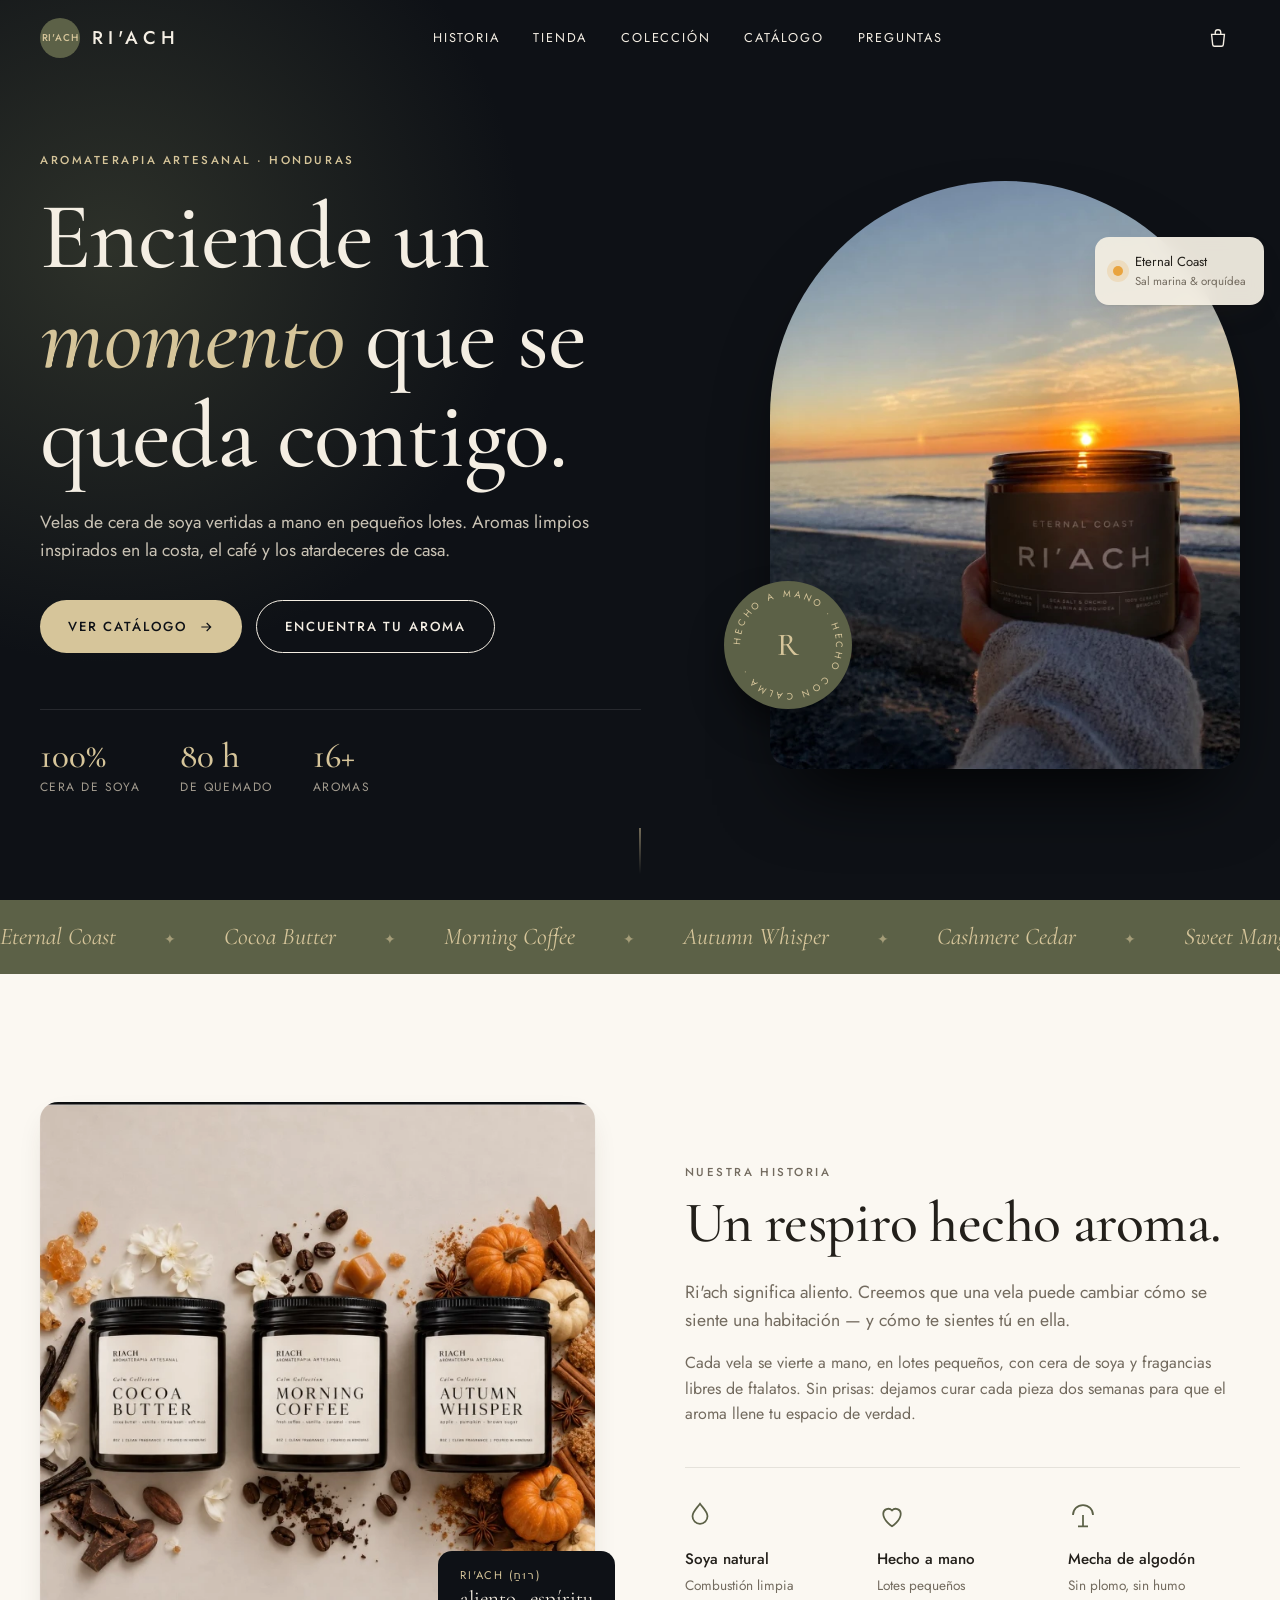
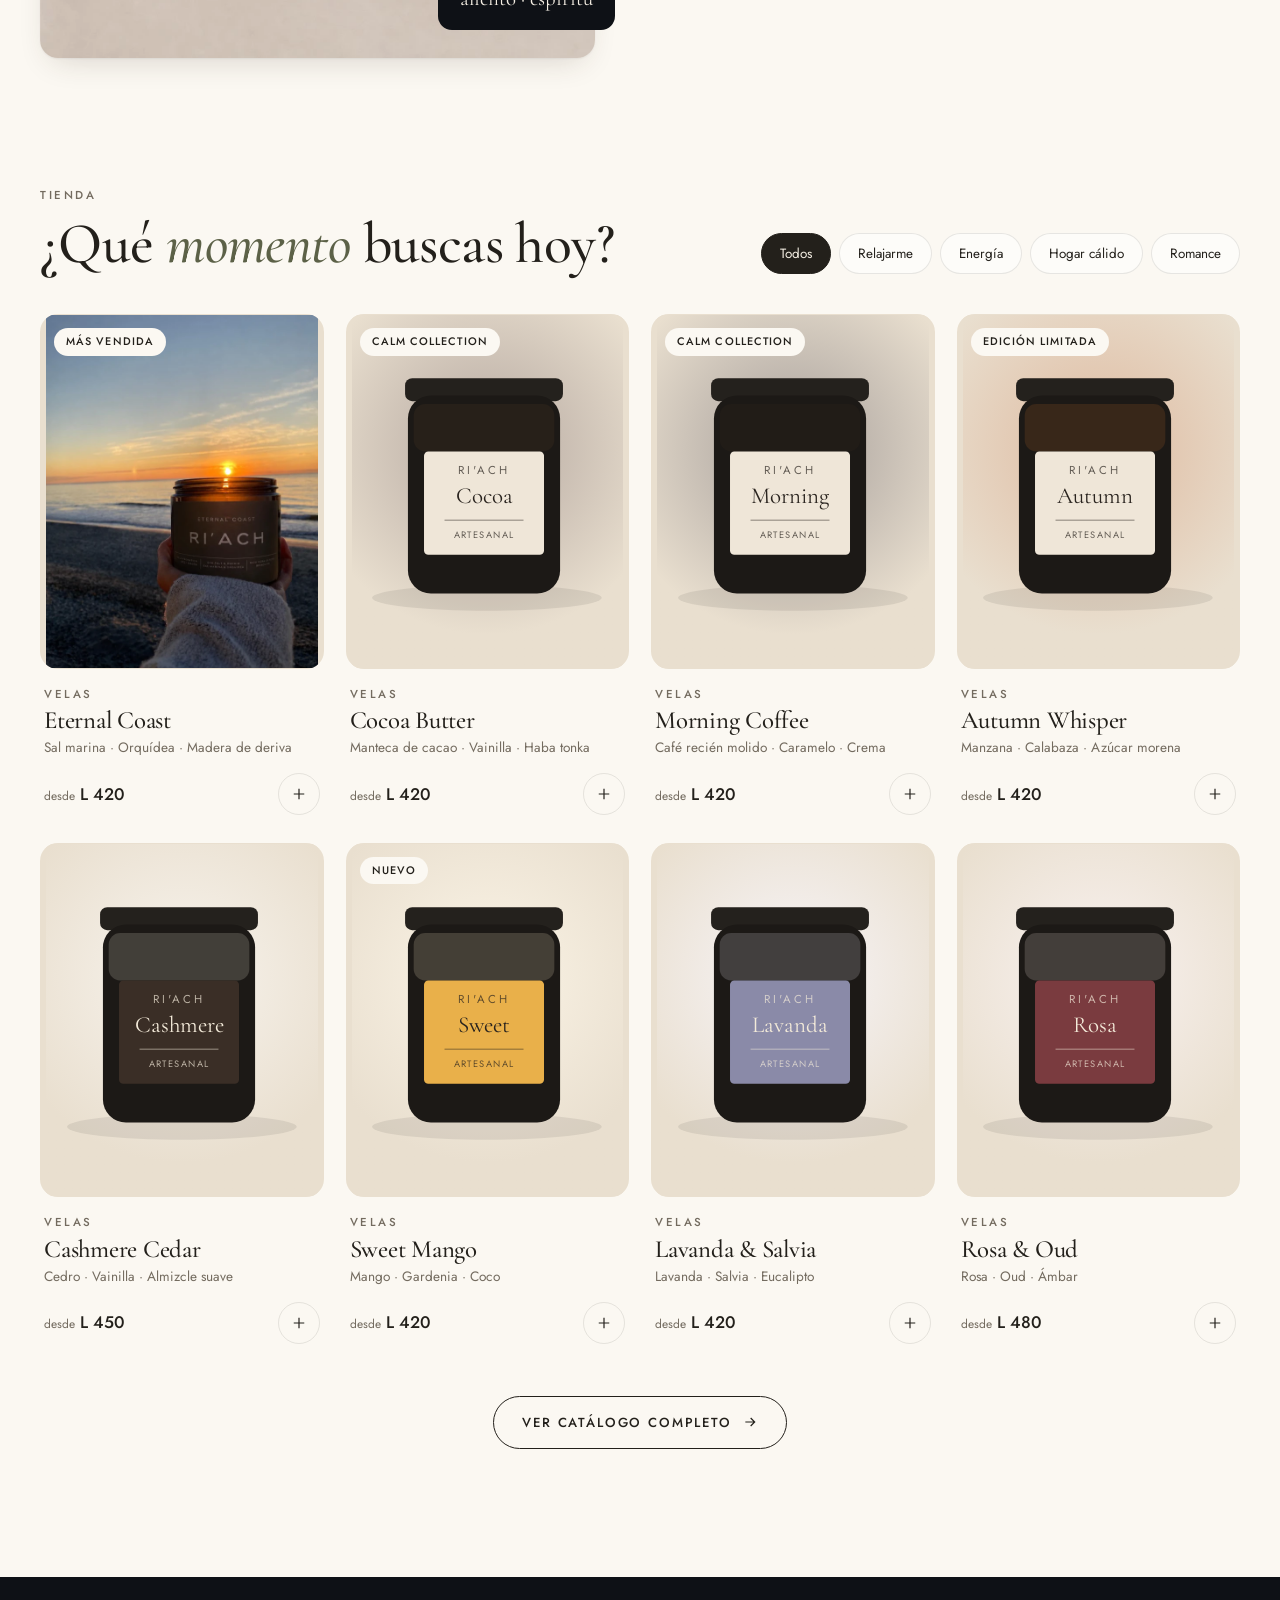
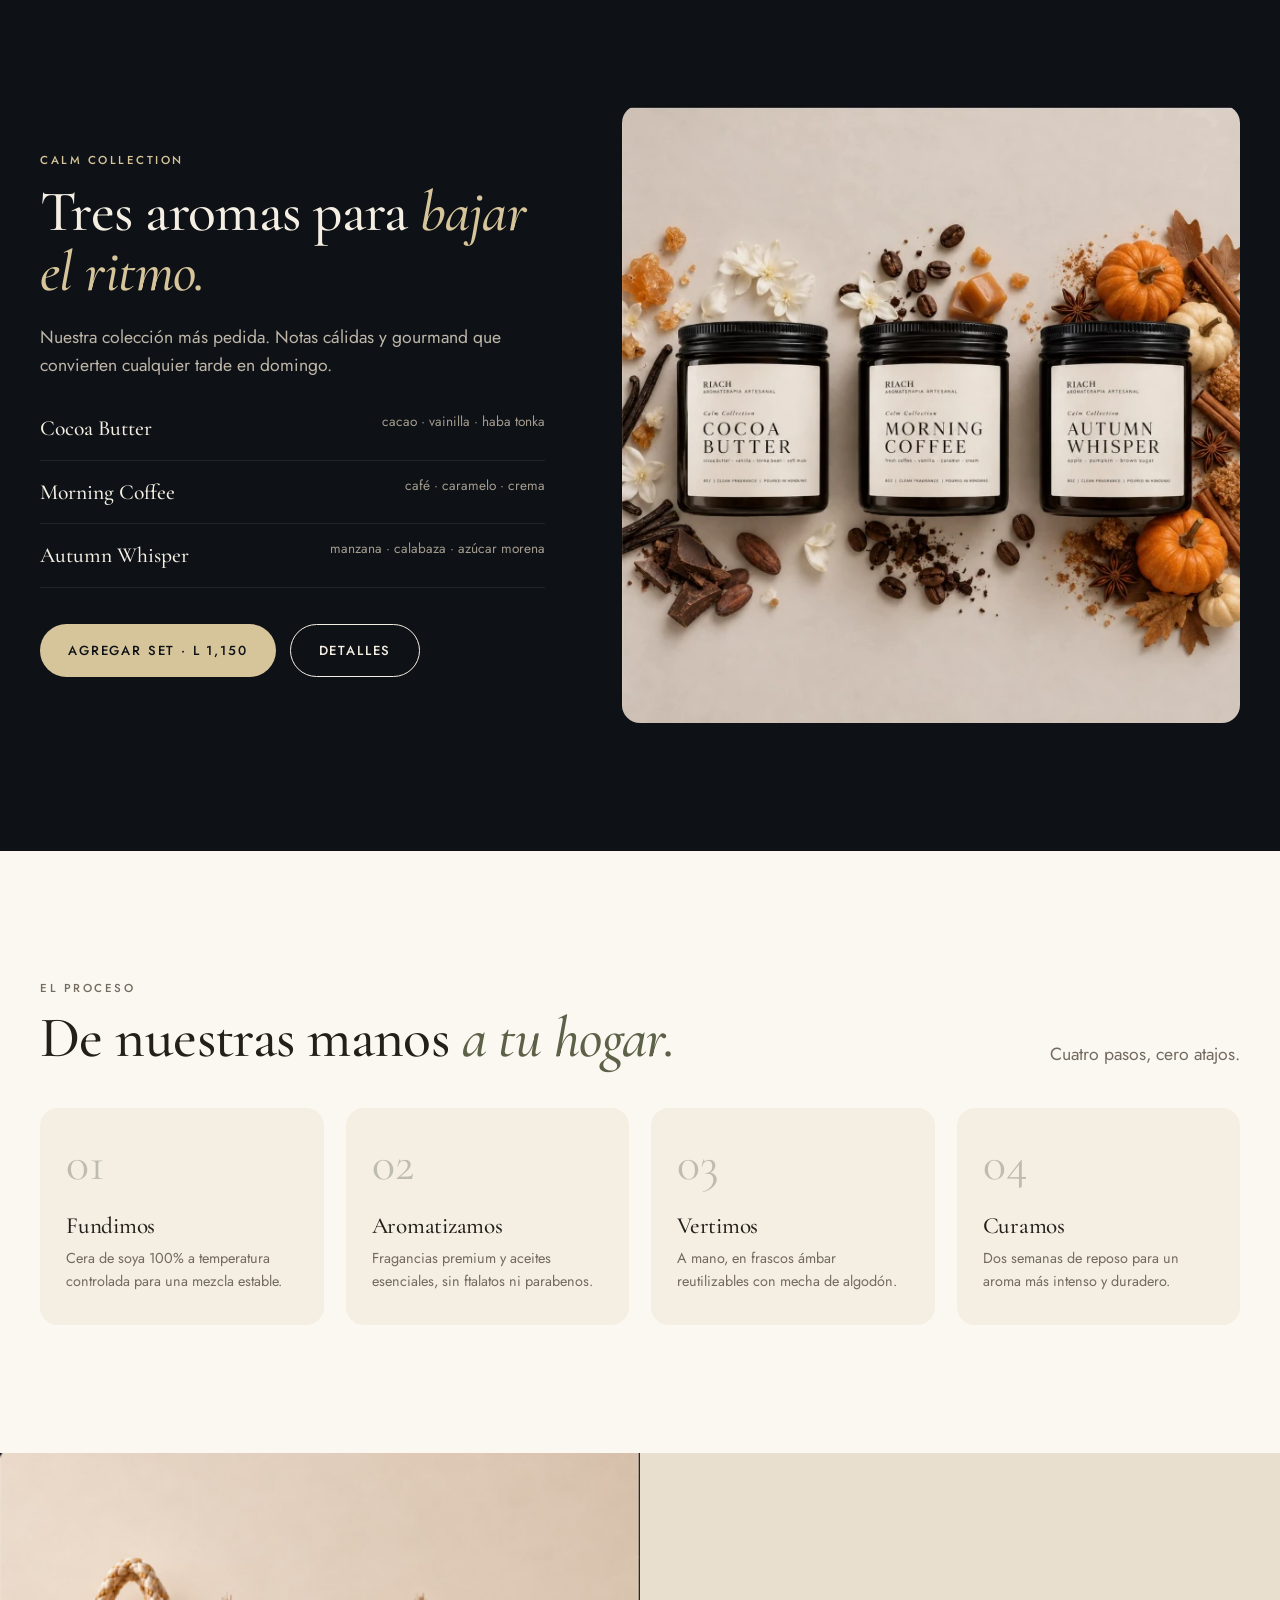
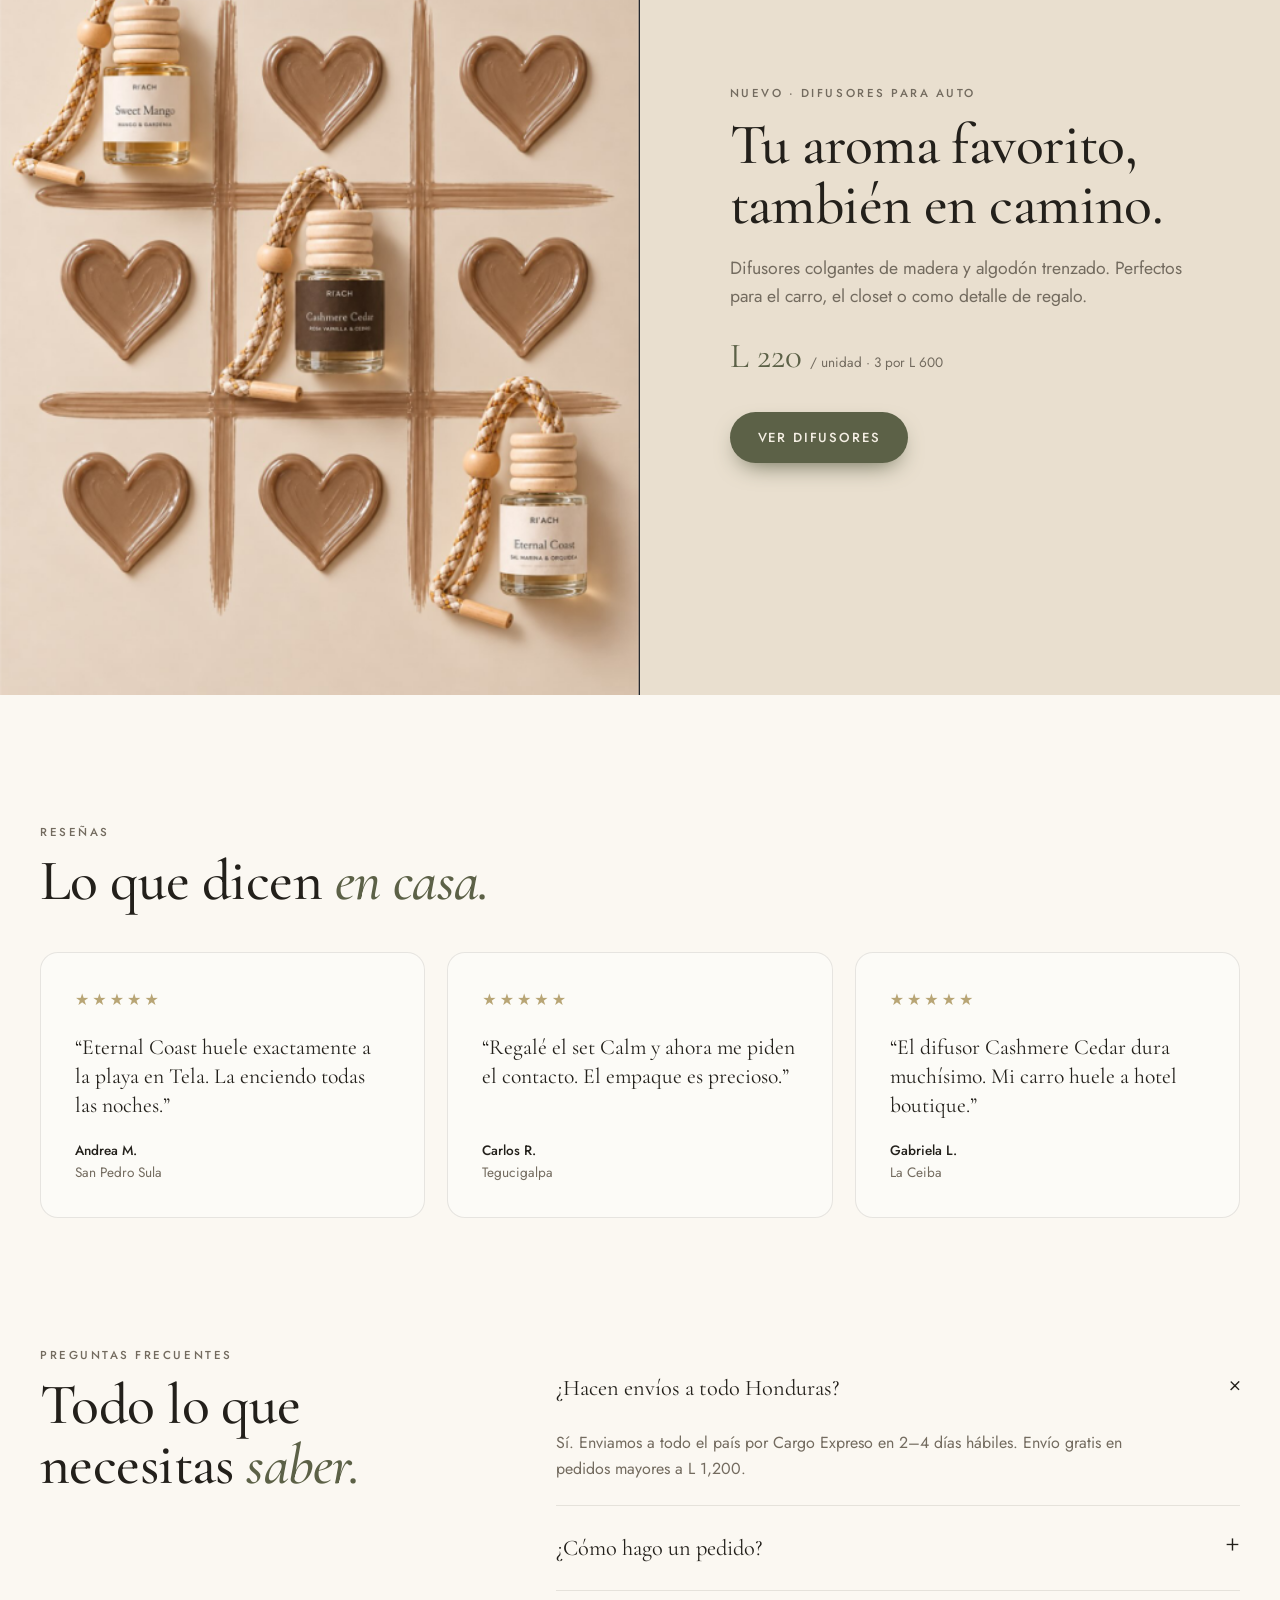
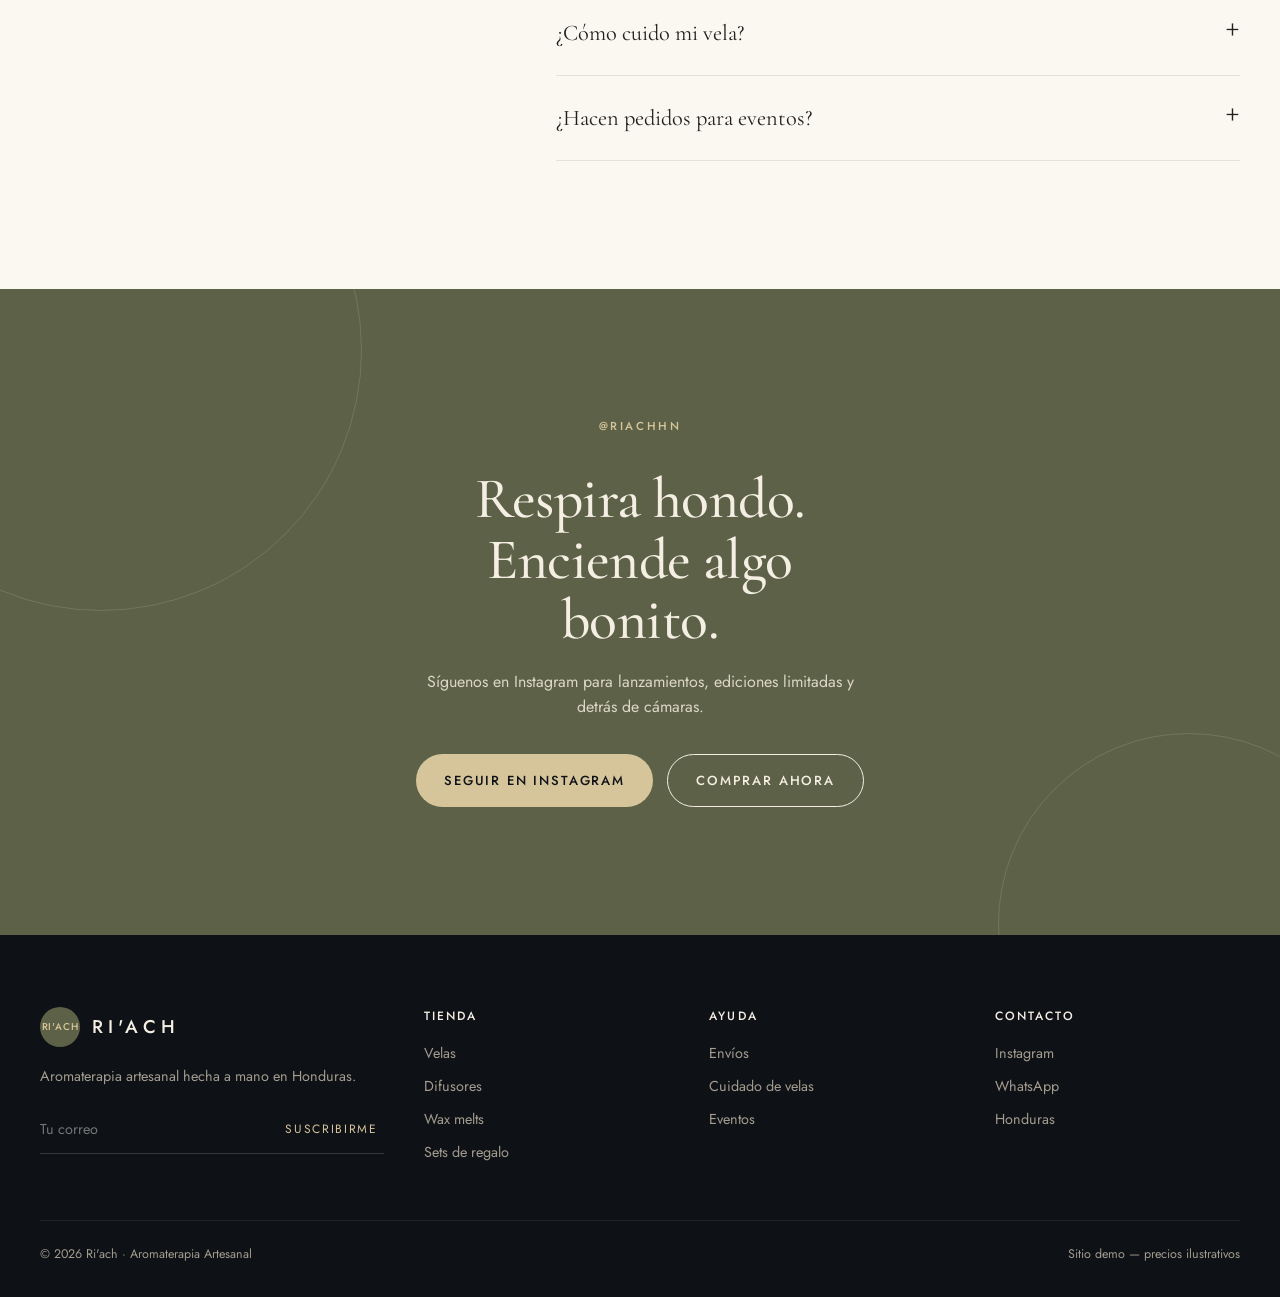
<file: index.html>
<!doctype html>
<html lang="es">
<head>
  <meta charset="utf-8">
  <meta name="viewport" content="width=device-width, initial-scale=1">
  <title>Ri'ach · Aromaterapia Artesanal</title>
  <meta name="description" content="Velas de soya, difusores y wax melts hechos a mano en Honduras. Aromaterapia artesanal Ri'ach.">
  <meta name="theme-color" content="#0e1116">
  <link rel="icon" href="assets/img/logo.png">
  <link rel="preconnect" href="https://fonts.googleapis.com">
  <link rel="preconnect" href="https://fonts.gstatic.com" crossorigin>
  <link href="https://fonts.googleapis.com/css2?family=Cormorant+Garamond:ital,wght@0,400;0,500;1,400;1,500&family=Jost:wght@300;400;500;600&display=swap" rel="stylesheet">
  <link rel="stylesheet" href="css/styles.css?v=2">
</head>
<body>

<header class="nav">
  <div class="wrap">
    <a href="index.html" class="brand" aria-label="Ri'ach inicio"><span class="brand-mark">RI'ACH</span><span class="brand-name">RI'ACH</span></a>
    <nav class="nav-links" aria-label="Principal">
      <a href="#historia">Historia</a>
      <a href="#tienda">Tienda</a>
      <a href="#coleccion">Colección</a>
      <a href="catalogo.html">Catálogo</a>
      <a href="#faq">Preguntas</a>
    </nav>
    <div class="nav-actions">
      <button class="icon-btn" data-cart aria-label="Abrir carrito">
        <svg viewBox="0 0 24 24"><path d="M5 8h14l-1.2 11.2a2 2 0 0 1-2 1.8H8.2a2 2 0 0 1-2-1.8L5 8Z"/><path d="M9 8V6a3 3 0 0 1 6 0v2"/></svg>
        <span class="cart-count" hidden>0</span>
      </button>
      <button class="icon-btn burger" aria-label="Menú" aria-expanded="false">
        <svg viewBox="0 0 24 24"><path d="M4 8h16M4 16h16"/></svg>
      </button>
    </div>
  </div>
</header>
<nav class="mobile-menu" aria-label="Móvil">
  <a href="#historia">Historia</a><a href="#tienda">Tienda</a><a href="#coleccion">Colección</a><a href="catalogo.html">Catálogo</a><a href="#faq">Preguntas</a>
</nav>

<main>
  <!-- Hero -->
  <section class="hero">
    <div class="wrap">
      <div>
        <p class="eyebrow reveal">Aromaterapia artesanal · Honduras</p>
        <h1 class="reveal">Enciende un <em>momento</em> que se queda contigo.</h1>
        <p class="lead reveal">Velas de cera de soya vertidas a mano en pequeños lotes. Aromas limpios inspirados en la costa, el café y los atardeceres de casa.</p>
        <div class="hero-cta reveal">
          <a href="catalogo.html" class="btn btn-gold">Ver catálogo
            <svg viewBox="0 0 24 24"><path d="M5 12h14M13 6l6 6-6 6"/></svg></a>
          <a href="#tienda" class="btn btn-ghost">Encuentra tu aroma</a>
        </div>
        <div class="hero-stats reveal">
          <div><strong>100%</strong><span>Cera de soya</span></div>
          <div><strong>80 h</strong><span>De quemado</span></div>
          <div><strong>16+</strong><span>Aromas</span></div>
        </div>
      </div>
      <div class="hero-visual reveal">
        <div class="photo"><img src="assets/img/hero-playa.webp" alt="Vela Ri'ach Eternal Coast frente al mar al atardecer"></div>
        <div class="seal" aria-hidden="true">
          <svg viewBox="0 0 128 128"><defs><path id="c" d="M64,64 m-48,0 a48,48 0 1,1 96,0 a48,48 0 1,1 -96,0"/></defs>
            <text><textPath href="#c">Hecho a mano · Hecho con calma · </textPath></text></svg>
          <b>R</b>
        </div>
        <div class="float-card"><span class="dot"></span><div>Eternal Coast<small>Sal marina & orquídea</small></div></div>
      </div>
    </div>
    <span class="scroll-hint" aria-hidden="true"></span>
  </section>

  <div class="marquee" aria-hidden="true">
    <div class="marquee-track">
      <span>Eternal Coast</span><span>Cocoa Butter</span><span>Morning Coffee</span><span>Autumn Whisper</span><span>Cashmere Cedar</span><span>Sweet Mango</span><span>Lavanda & Salvia</span><span>Rosa & Oud</span>
      <span>Eternal Coast</span><span>Cocoa Butter</span><span>Morning Coffee</span><span>Autumn Whisper</span><span>Cashmere Cedar</span><span>Sweet Mango</span><span>Lavanda & Salvia</span><span>Rosa & Oud</span>
    </div>
  </div>

  <!-- Historia -->
  <section class="section story" id="historia">
    <div class="wrap">
      <div class="story-img reveal">
        <img src="assets/img/coleccion.webp" alt="Calm Collection: Cocoa Butter, Morning Coffee y Autumn Whisper" loading="lazy">
        <div class="tag"><small>Ri'ach (רוּחַ)</small>aliento · espíritu</div>
      </div>
      <div>
        <p class="eyebrow reveal">Nuestra historia</p>
        <h2 class="reveal">Un respiro hecho aroma.</h2>
        <p class="lead reveal">Ri'ach significa aliento. Creemos que una vela puede cambiar cómo se siente una habitación — y cómo te sientes tú en ella.</p>
        <p class="reveal" style="color:var(--muted)">Cada vela se vierte a mano, en lotes pequeños, con cera de soya y fragancias libres de ftalatos. Sin prisas: dejamos curar cada pieza dos semanas para que el aroma llene tu espacio de verdad.</p>
        <div class="pillars reveal">
          <div><svg viewBox="0 0 24 24"><path d="M12 3c3 4 6 6.5 6 10a6 6 0 0 1-12 0c0-3.5 3-6 6-10Z"/></svg><strong>Soya natural</strong><span>Combustión limpia</span></div>
          <div><svg viewBox="0 0 24 24"><path d="M12 21s-7-4.5-7-10a4 4 0 0 1 7-2.6A4 4 0 0 1 19 11c0 5.5-7 10-7 10Z"/></svg><strong>Hecho a mano</strong><span>Lotes pequeños</span></div>
          <div><svg viewBox="0 0 24 24"><path d="M4 12a8 8 0 0 1 16 0M12 12v9M8 21h8"/></svg><strong>Mecha de algodón</strong><span>Sin plomo, sin humo</span></div>
        </div>
      </div>
    </div>
  </section>

  <!-- Tienda -->
  <section class="section" id="tienda" style="padding-top:0">
    <div class="wrap">
      <div class="section-head">
        <div>
          <p class="eyebrow">Tienda</p>
          <h2>¿Qué <em>momento</em> buscas hoy?</h2>
        </div>
        <div class="chips" id="mood-chips" aria-label="Filtrar por momento"></div>
      </div>
      <div class="grid" id="featured-grid"></div>
      <div class="center"><a href="catalogo.html" class="btn btn-ghost">Ver catálogo completo
        <svg viewBox="0 0 24 24"><path d="M5 12h14M13 6l6 6-6 6"/></svg></a></div>
    </div>
  </section>

  <!-- Colección -->
  <section class="section collection" id="coleccion">
    <div class="wrap">
      <div>
        <p class="eyebrow reveal">Calm Collection</p>
        <h2 class="reveal">Tres aromas para <em>bajar el ritmo.</em></h2>
        <p class="lead reveal">Nuestra colección más pedida. Notas cálidas y gourmand que convierten cualquier tarde en domingo.</p>
        <div class="trio reveal">
          <div><strong>Cocoa Butter</strong><span>cacao · vainilla · haba tonka</span></div>
          <div><strong>Morning Coffee</strong><span>café · caramelo · crema</span></div>
          <div><strong>Autumn Whisper</strong><span>manzana · calabaza · azúcar morena</span></div>
        </div>
        <div class="hero-cta reveal" style="margin-top:0">
          <button class="btn btn-gold" data-add="set-calm">Agregar set · L 1,150</button>
          <button class="btn btn-ghost" data-open="set-calm" style="color:var(--cream)">Detalles</button>
        </div>
      </div>
      <img class="reveal" src="assets/img/coleccion.webp" alt="Tres velas de la Calm Collection rodeadas de ingredientes" loading="lazy">
    </div>
  </section>

  <!-- Proceso -->
  <section class="section">
    <div class="wrap">
      <div class="section-head">
        <div><p class="eyebrow">El proceso</p><h2>De nuestras manos <em>a tu hogar.</em></h2></div>
        <p class="lead">Cuatro pasos, cero atajos.</p>
      </div>
      <div class="steps">
        <div class="step reveal"><h3>Fundimos</h3><p>Cera de soya 100% a temperatura controlada para una mezcla estable.</p></div>
        <div class="step reveal"><h3>Aromatizamos</h3><p>Fragancias premium y aceites esenciales, sin ftalatos ni parabenos.</p></div>
        <div class="step reveal"><h3>Vertimos</h3><p>A mano, en frascos ámbar reutilizables con mecha de algodón.</p></div>
        <div class="step reveal"><h3>Curamos</h3><p>Dos semanas de reposo para un aroma más intenso y duradero.</p></div>
      </div>
    </div>
  </section>

  <!-- Difusores -->
  <section class="split">
    <div class="split-img"><img src="assets/img/difusores.png" alt="Difusores colgantes Ri'ach para auto" loading="lazy"></div>
    <div class="split-copy">
      <p class="eyebrow reveal">Nuevo · Difusores para auto</p>
      <h2 class="reveal">Tu aroma favorito, también en camino.</h2>
      <p class="lead reveal">Difusores colgantes de madera y algodón trenzado. Perfectos para el carro, el closet o como detalle de regalo.</p>
      <p class="price-tag reveal">L 220 <small>/ unidad · 3 por L 600</small></p>
      <a href="catalogo.html?cat=difusores" class="btn btn-primary reveal">Ver difusores</a>
    </div>
  </section>

  <!-- Reseñas -->
  <section class="section">
    <div class="wrap">
      <div class="section-head"><div><p class="eyebrow">Reseñas</p><h2>Lo que dicen <em>en casa.</em></h2></div></div>
      <div class="reviews">
        <figure class="review reveal"><span class="stars">★★★★★</span><blockquote>“Eternal Coast huele exactamente a la playa en Tela. La enciendo todas las noches.”</blockquote><cite><b>Andrea M.</b>San Pedro Sula</cite></figure>
        <figure class="review reveal"><span class="stars">★★★★★</span><blockquote>“Regalé el set Calm y ahora me piden el contacto. El empaque es precioso.”</blockquote><cite><b>Carlos R.</b>Tegucigalpa</cite></figure>
        <figure class="review reveal"><span class="stars">★★★★★</span><blockquote>“El difusor Cashmere Cedar dura muchísimo. Mi carro huele a hotel boutique.”</blockquote><cite><b>Gabriela L.</b>La Ceiba</cite></figure>
      </div>
    </div>
  </section>

  <!-- FAQ -->
  <section class="section" id="faq" style="padding-top:0">
    <div class="wrap faq-wrap">
      <div><p class="eyebrow">Preguntas frecuentes</p><h2 style="margin-top:10px">Todo lo que necesitas <em style="color:var(--olive)">saber.</em></h2></div>
      <div class="faq">
        <details open><summary>¿Hacen envíos a todo Honduras?</summary><p>Sí. Enviamos a todo el país por Cargo Expreso en 2–4 días hábiles. Envío gratis en pedidos mayores a L 1,200.</p></details>
        <details><summary>¿Cómo hago un pedido?</summary><p>Agrega tus aromas al carrito y presiona “Pedir por WhatsApp”. Te confirmamos disponibilidad, total y forma de pago.</p></details>
        <details><summary>¿Cómo cuido mi vela?</summary><p>En el primer encendido deja que la superficie se derrita de borde a borde (2–3 h). Recorta la mecha a 5 mm antes de cada uso.</p></details>
        <details><summary>¿Hacen pedidos para eventos?</summary><p>¡Claro! Bodas, baby showers y regalos corporativos con etiqueta personalizada desde 20 unidades.</p></details>
      </div>
    </div>
  </section>

  <!-- CTA -->
  <section class="section cta">
    <div class="wrap">
      <p class="eyebrow">@riachhn</p>
      <h2>Respira hondo. Enciende algo bonito.</h2>
      <p>Síguenos en Instagram para lanzamientos, ediciones limitadas y detrás de cámaras.</p>
      <div class="row">
        <a href="https://www.instagram.com/riachhn/" target="_blank" rel="noopener" class="btn btn-gold">Seguir en Instagram</a>
        <a href="catalogo.html" class="btn btn-ghost">Comprar ahora</a>
      </div>
    </div>
  </section>
</main>

<footer>
  <div class="wrap">
    <div class="foot">
      <div>
        <a href="index.html" class="brand"><span class="brand-mark">RI'ACH</span><span class="brand-name">RI'ACH</span></a>
        <p>Aromaterapia artesanal hecha a mano en Honduras.</p>
        <form class="newsletter" onsubmit="event.preventDefault();this.querySelector('input').value='';this.querySelector('button').textContent='¡Listo!'">
          <input type="email" placeholder="Tu correo" aria-label="Correo" required><button>Suscribirme</button>
        </form>
      </div>
      <div><h4>Tienda</h4><ul><li><a href="catalogo.html?cat=velas">Velas</a></li><li><a href="catalogo.html?cat=difusores">Difusores</a></li><li><a href="catalogo.html?cat=melts">Wax melts</a></li><li><a href="catalogo.html?cat=sets">Sets de regalo</a></li></ul></div>
      <div><h4>Ayuda</h4><ul><li><a href="#faq">Envíos</a></li><li><a href="#faq">Cuidado de velas</a></li><li><a href="#faq">Eventos</a></li></ul></div>
      <div><h4>Contacto</h4><ul><li><a href="https://www.instagram.com/riachhn/" target="_blank" rel="noopener">Instagram</a></li><li><a href="https://wa.me/50498781417" target="_blank" rel="noopener">WhatsApp</a></li><li>Honduras</li></ul></div>
    </div>
    <div class="foot-bottom"><span>© 2026 Ri'ach · Aromaterapia Artesanal</span><span>Sitio demo — precios ilustrativos</span></div>
  </div>
</footer>

<!-- Carrito -->
<div class="scrim" data-close></div>
<aside class="drawer" aria-label="Carrito">
  <div class="drawer-head"><h3>Tu carrito</h3><button class="icon-btn" data-close aria-label="Cerrar carrito"><svg viewBox="0 0 24 24"><path d="M6 6l12 12M18 6 6 18"/></svg></button></div>
  <div class="ship"><span id="ship-msg"></span><div class="ship-track" id="ship-bar"><i></i></div></div>
  <ul id="cart-items"></ul>
  <div class="drawer-foot">
    <div class="total"><span>Total</span><span id="cart-total">L 0</span></div>
    <button class="btn btn-primary" id="checkout">Pedir por WhatsApp</button>
    <small>Confirmamos disponibilidad y forma de pago por chat.</small>
  </div>
</aside>

<dialog id="modal"><button class="close" data-close aria-label="Cerrar">×</button><div class="modal-inner"></div></dialog>
<div id="toast" role="status" aria-live="polite"></div>

<script src="js/products.js?v=2"></script>
<script src="js/app.js?v=2"></script>
</body>
</html>
</file>
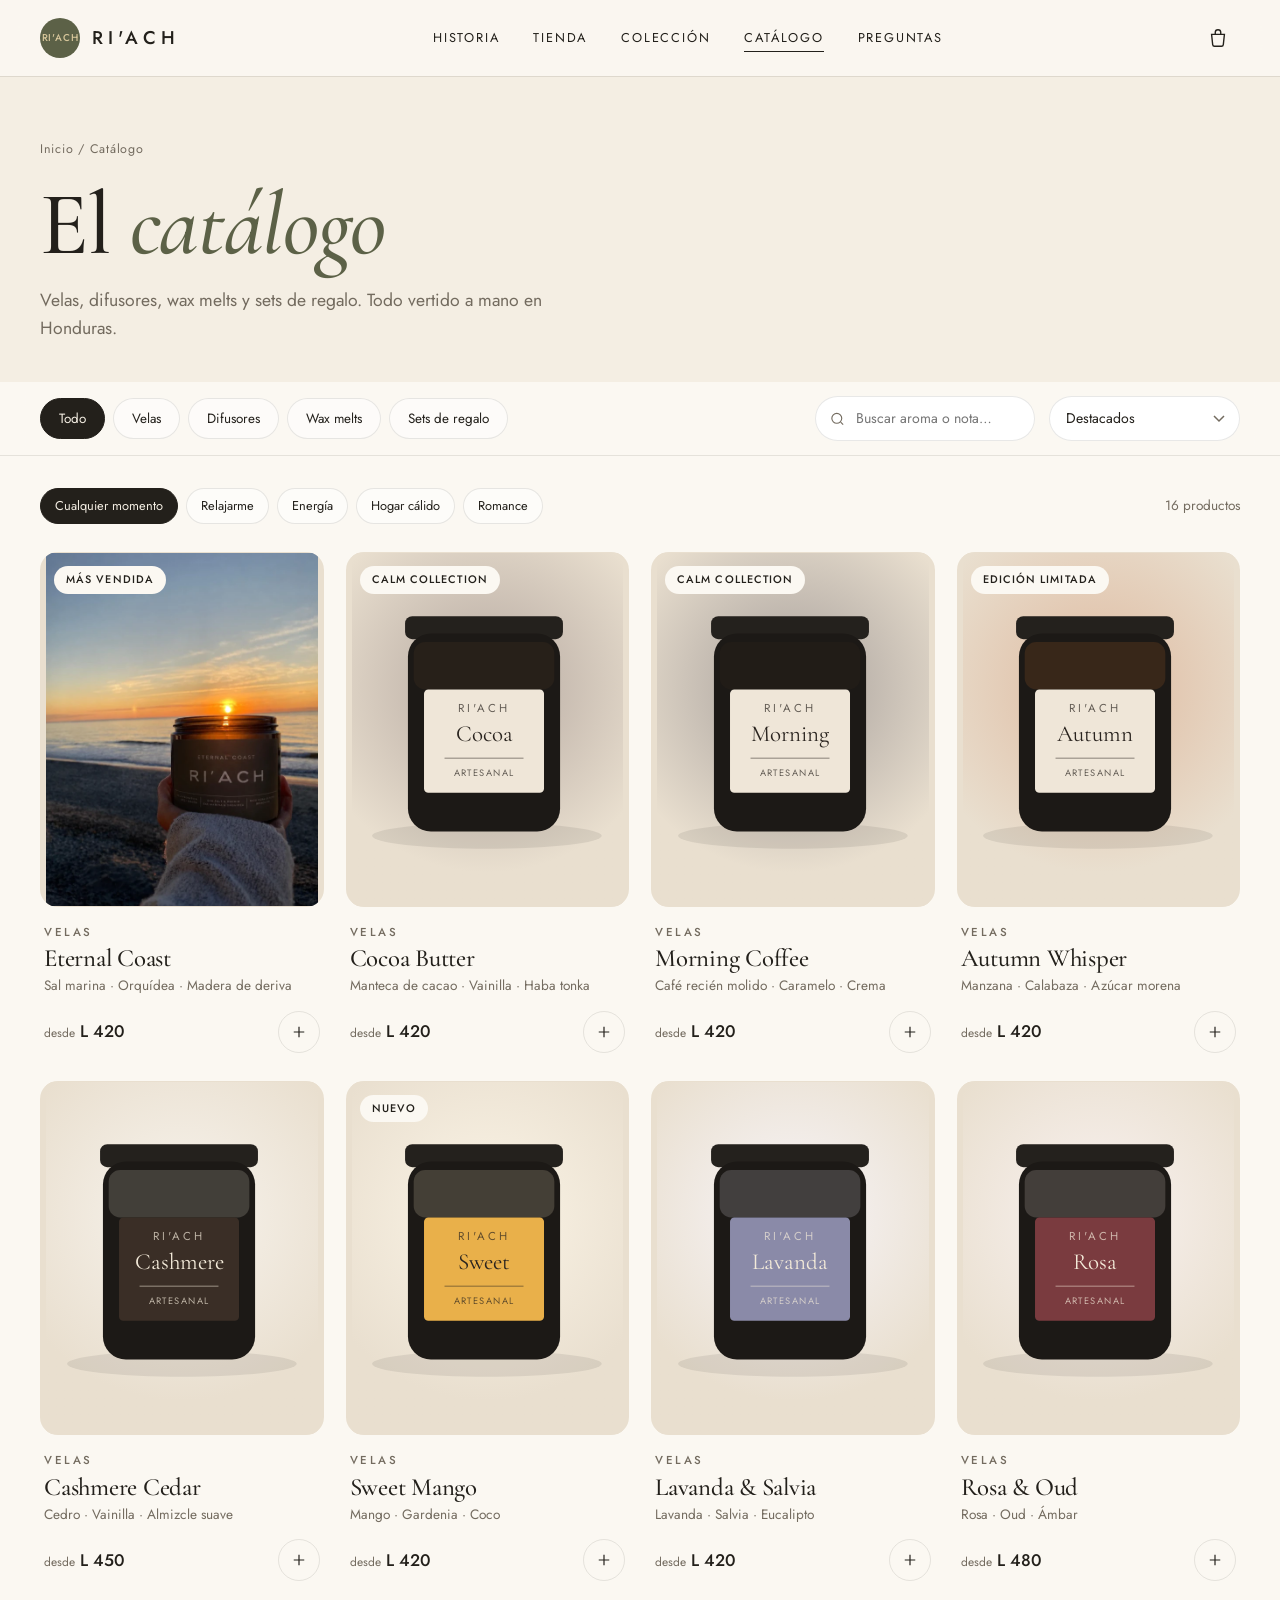
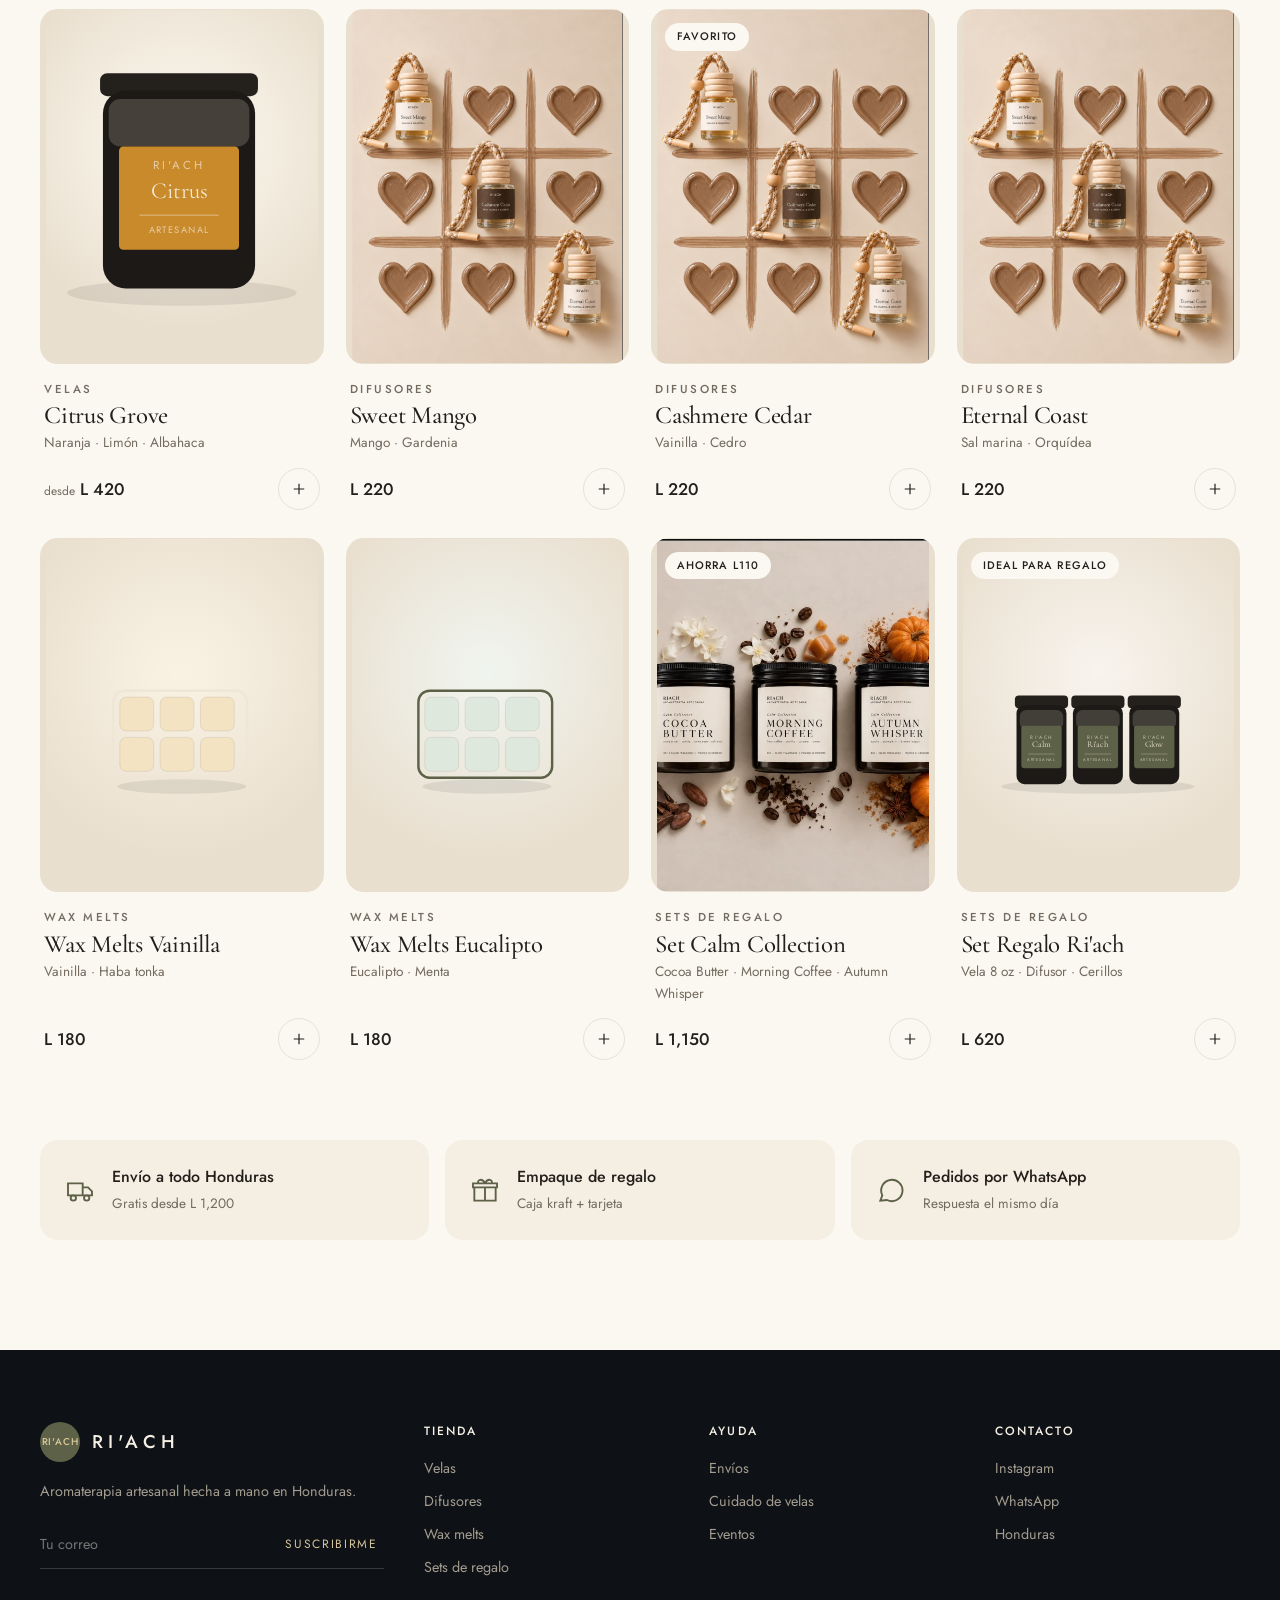
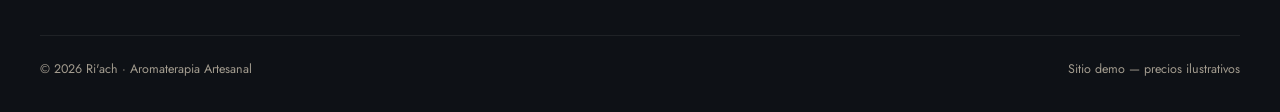
<file: catalogo.html>
<!doctype html>
<html lang="es">
<head>
  <meta charset="utf-8">
  <meta name="viewport" content="width=device-width, initial-scale=1">
  <title>Catálogo · Ri'ach</title>
  <meta name="description" content="Velas de soya, difusores y wax melts hechos a mano en Honduras. Aromaterapia artesanal Ri'ach.">
  <meta name="theme-color" content="#0e1116">
  <link rel="icon" href="assets/img/logo.png">
  <link rel="preconnect" href="https://fonts.googleapis.com">
  <link rel="preconnect" href="https://fonts.gstatic.com" crossorigin>
  <link href="https://fonts.googleapis.com/css2?family=Cormorant+Garamond:ital,wght@0,400;0,500;1,400;1,500&family=Jost:wght@300;400;500;600&display=swap" rel="stylesheet">
  <link rel="stylesheet" href="css/styles.css?v=2">
</head>
<body>

<header class="nav solid">
  <div class="wrap">
    <a href="index.html" class="brand" aria-label="Ri'ach inicio"><span class="brand-mark">RI'ACH</span><span class="brand-name">RI'ACH</span></a>
    <nav class="nav-links" aria-label="Principal">
      <a href="index.html#historia">Historia</a>
      <a href="index.html#tienda">Tienda</a>
      <a href="index.html#coleccion">Colección</a>
      <a href="catalogo.html" aria-current="page">Catálogo</a>
      <a href="index.html#faq">Preguntas</a>
    </nav>
    <div class="nav-actions">
      <button class="icon-btn" data-cart aria-label="Abrir carrito">
        <svg viewBox="0 0 24 24"><path d="M5 8h14l-1.2 11.2a2 2 0 0 1-2 1.8H8.2a2 2 0 0 1-2-1.8L5 8Z"/><path d="M9 8V6a3 3 0 0 1 6 0v2"/></svg>
        <span class="cart-count" hidden>0</span>
      </button>
      <button class="icon-btn burger" aria-label="Menú" aria-expanded="false">
        <svg viewBox="0 0 24 24"><path d="M4 8h16M4 16h16"/></svg>
      </button>
    </div>
  </div>
</header>
<nav class="mobile-menu" aria-label="Móvil">
  <a href="index.html#historia">Historia</a><a href="index.html#tienda">Tienda</a><a href="index.html#coleccion">Colección</a><a href="catalogo.html">Catálogo</a><a href="index.html#faq">Preguntas</a>
</nav>

<main>
  <section class="page-head">
    <div class="wrap">
      <p class="crumbs"><a href="index.html">Inicio</a> / Catálogo</p>
      <h1>El <em>catálogo</em></h1>
      <p class="lead">Velas, difusores, wax melts y sets de regalo. Todo vertido a mano en Honduras.</p>
    </div>
  </section>

  <div class="toolbar">
    <div class="wrap">
      <div class="chips" id="cat-chips" aria-label="Categoría"></div>
      <label class="search"><svg viewBox="0 0 24 24"><circle cx="11" cy="11" r="7"/><path d="m20 20-3.5-3.5"/></svg>
        <input id="search" type="search" placeholder="Buscar aroma o nota…" aria-label="Buscar"></label>
      <select id="sort" class="select" aria-label="Ordenar">
        <option value="featured">Destacados</option>
        <option value="asc">Precio: menor a mayor</option>
        <option value="desc">Precio: mayor a menor</option>
        <option value="az">Nombre A–Z</option>
      </select>
    </div>
  </div>

  <section class="wrap" style="padding-bottom:110px">
    <div class="subbar">
      <div class="chips" id="mood-chips" aria-label="Momento"></div>
      <span id="result-count" aria-live="polite"></span>
    </div>
    <div class="grid" id="catalog-grid"></div>

    <div class="perks">
      <div class="perk"><svg viewBox="0 0 24 24"><path d="M3 7h11v9H3zM14 10h4l3 3v3h-7"/><circle cx="7" cy="18" r="2"/><circle cx="17" cy="18" r="2"/></svg><div><strong>Envío a todo Honduras</strong><span>Gratis desde L 1,200</span></div></div>
      <div class="perk"><svg viewBox="0 0 24 24"><path d="M4 10h16v10H4zM12 10v10M3 7h18v3H3zM12 7c-2-4-6-3-5 0M12 7c2-4 6-3 5 0"/></svg><div><strong>Empaque de regalo</strong><span>Caja kraft + tarjeta</span></div></div>
      <div class="perk"><svg viewBox="0 0 24 24"><path d="M4 20l1.5-4A8 8 0 1 1 9 19.5L4 20Z"/></svg><div><strong>Pedidos por WhatsApp</strong><span>Respuesta el mismo día</span></div></div>
    </div>
  </section>
</main>

<footer>
  <div class="wrap">
    <div class="foot">
      <div>
        <a href="index.html" class="brand"><span class="brand-mark">RI'ACH</span><span class="brand-name">RI'ACH</span></a>
        <p>Aromaterapia artesanal hecha a mano en Honduras.</p>
        <form class="newsletter" onsubmit="event.preventDefault();this.querySelector('input').value='';this.querySelector('button').textContent='¡Listo!'">
          <input type="email" placeholder="Tu correo" aria-label="Correo" required><button>Suscribirme</button>
        </form>
      </div>
      <div><h4>Tienda</h4><ul><li><a href="catalogo.html?cat=velas">Velas</a></li><li><a href="catalogo.html?cat=difusores">Difusores</a></li><li><a href="catalogo.html?cat=melts">Wax melts</a></li><li><a href="catalogo.html?cat=sets">Sets de regalo</a></li></ul></div>
      <div><h4>Ayuda</h4><ul><li><a href="index.html#faq">Envíos</a></li><li><a href="index.html#faq">Cuidado de velas</a></li><li><a href="index.html#faq">Eventos</a></li></ul></div>
      <div><h4>Contacto</h4><ul><li><a href="https://www.instagram.com/riachhn/" target="_blank" rel="noopener">Instagram</a></li><li><a href="https://wa.me/50498781417" target="_blank" rel="noopener">WhatsApp</a></li><li>Honduras</li></ul></div>
    </div>
    <div class="foot-bottom"><span>© 2026 Ri'ach · Aromaterapia Artesanal</span><span>Sitio demo — precios ilustrativos</span></div>
  </div>
</footer>

<!-- Carrito -->
<div class="scrim" data-close></div>
<aside class="drawer" aria-label="Carrito">
  <div class="drawer-head"><h3>Tu carrito</h3><button class="icon-btn" data-close aria-label="Cerrar carrito"><svg viewBox="0 0 24 24"><path d="M6 6l12 12M18 6 6 18"/></svg></button></div>
  <div class="ship"><span id="ship-msg"></span><div class="ship-track" id="ship-bar"><i></i></div></div>
  <ul id="cart-items"></ul>
  <div class="drawer-foot">
    <div class="total"><span>Total</span><span id="cart-total">L 0</span></div>
    <button class="btn btn-primary" id="checkout">Pedir por WhatsApp</button>
    <small>Confirmamos disponibilidad y forma de pago por chat.</small>
  </div>
</aside>

<dialog id="modal"><button class="close" data-close aria-label="Cerrar">×</button><div class="modal-inner"></div></dialog>
<div id="toast" role="status" aria-live="polite"></div>

<script src="js/products.js?v=2"></script>
<script src="js/app.js?v=2"></script>
</body>
</html>
</file>
<file: css/styles.css>
:root {
  --night: #0e1116;
  --night-2: #161a20;
  --olive: #5c6147;
  --olive-d: #464a35;
  --gold: #d6c59a;
  --gold-d: #b8a575;
  --cream: #f4eee3;
  --sand: #e9dfcf;
  --paper: #fbf8f2;
  --ink: #23201b;
  --muted: #736b5f;
  --line: #23201b1a;
  --serif: "Cormorant Garamond", Georgia, serif;
  --sans: "Jost", system-ui, sans-serif;
  --r: 18px;
  --ease: cubic-bezier(.2, .7, .2, 1);
  --shadow: 0 1px 2px #0000000d, 0 12px 32px -12px #3a2e1f33;
}
* { box-sizing: border-box; margin: 0; }
html { scroll-behavior: smooth; }
body { font-family: var(--sans); font-weight: 400; color: var(--ink); background: var(--paper); line-height: 1.6; -webkit-font-smoothing: antialiased; overflow-x: hidden; }
img { max-width: 100%; display: block; }
button { font: inherit; color: inherit; cursor: pointer; background: none; border: 0; }
a { color: inherit; text-decoration: none; }
:focus-visible { outline: 2px solid var(--olive); outline-offset: 3px; border-radius: 6px; }
.wrap { width: min(1200px, 100% - 40px); margin-inline: auto; }
.eyebrow { font-size: .72rem; letter-spacing: .22em; text-transform: uppercase; color: var(--muted); font-weight: 500; }
h1, h2, h3 { font-family: var(--serif); font-weight: 500; line-height: 1.05; letter-spacing: -.01em; }
h2 { font-size: clamp(2.2rem, 4.5vw, 3.6rem); }
.lead { font-size: 1.1rem; color: var(--muted); max-width: 52ch; }
.section { padding: clamp(72px, 10vw, 128px) 0; }
.section-head { display: flex; justify-content: space-between; align-items: end; gap: 24px; flex-wrap: wrap; margin-bottom: 40px; }
.section-head h2 { margin-top: 10px; }
.section-head h2 em { font-style: italic; color: var(--olive); }

/* Botones */
.btn { display: inline-flex; align-items: center; justify-content: center; gap: 10px; padding: 15px 28px; border-radius: 999px; font-size: .82rem; letter-spacing: .14em; text-transform: uppercase; font-weight: 500; transition: transform .3s var(--ease), background .3s, color .3s, box-shadow .3s; }
.btn:hover { transform: translateY(-2px); }
.btn-primary { background: var(--olive); color: var(--cream); box-shadow: 0 10px 24px -10px var(--olive); }
.btn-primary:hover { background: var(--olive-d); }
.btn-gold { background: var(--gold); color: var(--night); }
.btn-gold:hover { background: #e4d5ad; }
.btn-ghost { border: 1px solid currentColor; }
.btn-ghost:hover { background: var(--ink); color: var(--cream); border-color: var(--ink); }
.btn svg { width: 16px; height: 16px; fill: none; stroke: currentColor; stroke-width: 1.8; }
.btn:disabled { opacity: .4; pointer-events: none; }

/* Nav */
.nav { position: fixed; inset: 0 0 auto; z-index: 50; transition: background .4s, box-shadow .4s, color .4s; color: var(--cream); }
.nav.solid, .nav.scrolled { background: color-mix(in srgb, var(--paper) 88%, transparent); backdrop-filter: blur(14px); -webkit-backdrop-filter: blur(14px); color: var(--ink); box-shadow: 0 1px 0 var(--line); }
.nav .wrap { display: flex; align-items: center; justify-content: space-between; height: 76px; }
.brand { display: flex; align-items: center; gap: 12px; }
.brand-mark { width: 40px; height: 40px; border-radius: 50%; background: var(--olive); display: grid; place-items: center; color: var(--gold); font-size: .62rem; letter-spacing: .08em; font-weight: 500; }
.brand-name { font-size: 1.15rem; letter-spacing: .28em; font-weight: 500; }
.nav-links { display: flex; gap: 34px; font-size: .8rem; letter-spacing: .14em; text-transform: uppercase; }
.nav-links a { position: relative; padding: 4px 0; }
.nav-links a::after { content: ""; position: absolute; left: 0; bottom: 0; height: 1px; width: 100%; background: currentColor; transform: scaleX(0); transform-origin: right; transition: transform .4s var(--ease); }
.nav-links a:hover::after, .nav-links a[aria-current]::after { transform: scaleX(1); transform-origin: left; }
.nav-actions { display: flex; align-items: center; gap: 6px; }
.icon-btn { position: relative; width: 44px; height: 44px; border-radius: 50%; display: grid; place-items: center; transition: background .3s; }
.icon-btn:hover { background: #8881; }
.icon-btn svg { width: 22px; height: 22px; fill: none; stroke: currentColor; stroke-width: 1.5; }
.cart-count { position: absolute; top: 4px; right: 2px; min-width: 19px; height: 19px; padding: 0 5px; border-radius: 99px; background: var(--gold); color: var(--night); font-size: .68rem; font-weight: 600; display: grid; place-items: center; }
.cart-count[hidden] { display: none; }
.cart-count.bump { animation: bump .5s var(--ease); }
@keyframes bump { 40% { transform: scale(1.4); } }
.burger { display: none; }
.mobile-menu { position: fixed; inset: 0; z-index: 45; background: var(--night); color: var(--cream); display: flex; flex-direction: column; justify-content: center; padding: 0 32px; gap: 8px; opacity: 0; pointer-events: none; transition: opacity .4s; }
.mobile-menu a { font-family: var(--serif); font-size: 2.6rem; }
.menu-open .mobile-menu { opacity: 1; pointer-events: auto; }
.menu-open .nav { color: var(--cream); background: transparent; box-shadow: none; backdrop-filter: none; }

/* Hero */
.hero { position: relative; min-height: 100svh; background: var(--night); color: var(--cream); display: grid; align-items: center; overflow: hidden; padding: 110px 0 60px; }
.hero::before { content: ""; position: absolute; width: 900px; height: 900px; border-radius: 50%; left: -340px; top: -200px; background: radial-gradient(circle, #5c614766, transparent 65%); }
.hero .wrap { position: relative; display: grid; grid-template-columns: 1.05fr .95fr; gap: 56px; align-items: center; }
.hero .eyebrow { color: var(--gold); }
.hero h1 { font-size: clamp(3rem, 7.4vw, 6.4rem); margin: 18px 0 22px; }
.hero h1 em { color: var(--gold); font-style: italic; }
.hero .lead { color: #c9c2b4; }
.hero-cta { display: flex; gap: 14px; flex-wrap: wrap; margin-top: 36px; }
.hero .btn-ghost:hover { background: var(--cream); color: var(--night); border-color: var(--cream); }
.hero-stats { display: flex; gap: 40px; margin-top: 56px; padding-top: 28px; border-top: 1px solid #ffffff1a; }
.hero-stats strong { display: block; font-family: var(--serif); font-size: 2.2rem; font-weight: 500; color: var(--gold); line-height: 1; }
.hero-stats span { font-size: .75rem; letter-spacing: .12em; text-transform: uppercase; color: #a39c8f; }
.hero-visual { position: relative; justify-self: end; width: min(100%, 470px); }
.hero-visual .photo { border-radius: 240px 240px 24px 24px; overflow: hidden; aspect-ratio: 4/5; box-shadow: 0 40px 80px -30px #000; }
.hero-visual img { width: 100%; height: 100%; object-fit: cover; transform: scale(1.06); animation: drift 14s ease-in-out infinite alternate; }
@keyframes drift { to { transform: scale(1.14) translateY(-2%); } }
.seal { position: absolute; left: -46px; bottom: 60px; width: 128px; height: 128px; border-radius: 50%; background: var(--olive); display: grid; place-items: center; box-shadow: 0 20px 40px -10px #000a; }
.seal svg { position: absolute; inset: 0; animation: spin 22s linear infinite; }
.seal text { font-size: 9.5px; letter-spacing: 3px; fill: var(--gold); font-family: var(--sans); text-transform: uppercase; }
.seal b { font-family: var(--serif); font-size: 2rem; color: var(--gold); font-weight: 500; }
@keyframes spin { to { transform: rotate(360deg); } }
.float-card { position: absolute; right: -24px; top: 56px; background: #f4eee3f0; color: var(--ink); padding: 14px 18px; border-radius: 14px; display: flex; gap: 12px; align-items: center; box-shadow: var(--shadow); font-size: .82rem; backdrop-filter: blur(8px); }
.float-card .dot { width: 10px; height: 10px; border-radius: 50%; background: #e9a43f; box-shadow: 0 0 0 6px #e9a43f33; animation: pulse 2s infinite; }
@keyframes pulse { 50% { box-shadow: 0 0 0 10px #e9a43f00; } }
.float-card small { display: block; color: var(--muted); font-size: .72rem; }
.scroll-hint { position: absolute; bottom: 26px; left: 50%; translate: -50%; width: 1px; height: 46px; background: linear-gradient(var(--gold), transparent); animation: hint 2.2s infinite; }
@keyframes hint { 0% { transform: scaleY(0); transform-origin: top; } 50% { transform: scaleY(1); transform-origin: top; } 51% { transform-origin: bottom; } 100% { transform: scaleY(0); transform-origin: bottom; } }

/* Marquee */
.marquee { background: var(--olive); color: var(--gold); overflow: hidden; padding: 18px 0; }
.marquee-track { display: flex; gap: 48px; width: max-content; animation: marquee 38s linear infinite; font-family: var(--serif); font-size: 1.5rem; font-style: italic; white-space: nowrap; }
.marquee-track span::after { content: "✦"; margin-left: 48px; font-style: normal; font-size: .9rem; opacity: .6; }
@keyframes marquee { to { transform: translateX(-50%); } }

/* Story */
.story .wrap { display: grid; grid-template-columns: 1fr 1fr; gap: clamp(40px, 7vw, 96px); align-items: center; }
.story-img { position: relative; }
.story-img img { border-radius: var(--r); aspect-ratio: 1; object-fit: cover; box-shadow: var(--shadow); }
.story-img .tag { position: absolute; right: -20px; bottom: 28px; background: var(--night); color: var(--cream); padding: 18px 22px; border-radius: 14px; font-family: var(--serif); font-size: 1.3rem; line-height: 1.2; }
.story-img .tag small { display: block; font-family: var(--sans); font-size: .7rem; letter-spacing: .16em; text-transform: uppercase; color: var(--gold); margin-bottom: 4px; }
.story p + p { margin-top: 16px; }
.story h2 { margin: 12px 0 24px; }
.pillars { display: grid; grid-template-columns: repeat(3, 1fr); gap: 20px; margin-top: 40px; padding-top: 32px; border-top: 1px solid var(--line); }
.pillars svg { width: 30px; height: 30px; stroke: var(--olive); fill: none; stroke-width: 1.4; margin-bottom: 10px; }
.pillars strong { display: block; font-weight: 500; font-size: .95rem; }
.pillars span { font-size: .85rem; color: var(--muted); }

/* Chips */
.chips { display: flex; gap: 8px; flex-wrap: wrap; }
.chip { padding: 9px 18px; border-radius: 99px; border: 1px solid var(--line); font-size: .84rem; transition: all .25s; background: #fff8; }
.chip:hover { border-color: var(--ink); }
.chip[aria-pressed="true"] { background: var(--ink); color: var(--cream); border-color: var(--ink); }

/* Cards */
.grid { display: grid; grid-template-columns: repeat(auto-fill, minmax(250px, 1fr)); gap: 28px 22px; }
.card { display: flex; flex-direction: column; }
.card-media { position: relative; aspect-ratio: 4/5; border-radius: var(--r); overflow: hidden; background: var(--sand); width: 100%; }
.card-media img { width: 100%; height: 100%; object-fit: cover; transition: transform .8s var(--ease); }
.art { width: 100%; height: 100%; display: grid; place-items: center; background: radial-gradient(circle at 50% 38%, color-mix(in srgb, var(--tint) 45%, #fff) 0%, var(--sand) 72%); transition: transform .8s var(--ease); }
.art svg { width: 92%; }
.card-media:hover img, .card-media:hover .art { transform: scale(1.06); }
.badge { position: absolute; top: 14px; left: 14px; background: var(--paper); padding: 5px 12px; border-radius: 99px; font-size: .68rem; letter-spacing: .1em; text-transform: uppercase; font-weight: 500; }
.quick { position: absolute; left: 14px; right: 14px; bottom: 14px; background: #0e1116d9; color: var(--cream); padding: 11px; border-radius: 12px; font-size: .74rem; letter-spacing: .14em; text-transform: uppercase; opacity: 0; transform: translateY(10px); transition: all .35s var(--ease); backdrop-filter: blur(6px); }
.card-media:hover .quick, .card-media:focus-visible .quick { opacity: 1; transform: none; }
.card-body { padding: 16px 4px 0; display: flex; flex-direction: column; flex: 1; }
.card h3 { font-size: 1.55rem; margin: 4px 0 4px; }
.notes { font-size: .85rem; color: var(--muted); flex: 1; }
.card-foot { display: flex; align-items: center; justify-content: space-between; margin-top: 14px; }
.price { font-weight: 500; font-size: 1.05rem; }
.price small { font-weight: 400; color: var(--muted); font-size: .75rem; }
.add { width: 42px; height: 42px; border-radius: 50%; border: 1px solid var(--line); display: grid; place-items: center; transition: all .3s var(--ease); }
.add svg { width: 18px; height: 18px; stroke: currentColor; stroke-width: 1.6; fill: none; transition: transform .3s; }
.add:hover { background: var(--olive); color: var(--cream); border-color: var(--olive); }
.add:hover svg { transform: rotate(90deg); }
.no-results { grid-column: 1/-1; text-align: center; padding: 60px 0; color: var(--muted); }
.no-results .btn { margin-top: 16px; color: var(--ink); }
.center { text-align: center; margin-top: 52px; }

/* Collection banner */
.collection { background: var(--night); color: var(--cream); }
.collection .wrap { display: grid; grid-template-columns: .9fr 1.1fr; gap: clamp(40px, 6vw, 80px); align-items: center; }
.collection .eyebrow { color: var(--gold); }
.collection h2 { margin: 12px 0 20px; }
.collection h2 em { color: var(--gold); font-style: italic; }
.collection .lead { color: #bdb6a8; }
.collection img { border-radius: var(--r); }
.trio { display: grid; gap: 14px; margin: 32px 0 36px; }
.trio div { display: flex; justify-content: space-between; gap: 16px; padding-bottom: 14px; border-bottom: 1px solid #ffffff14; }
.trio strong { font-family: var(--serif); font-size: 1.35rem; font-weight: 500; }
.trio span { color: #a39c8f; font-size: .85rem; text-align: right; }

/* Process */
.steps { display: grid; grid-template-columns: repeat(4, 1fr); gap: 22px; counter-reset: s; }
.step { padding: 32px 26px; border-radius: var(--r); background: var(--cream); position: relative; transition: transform .4s var(--ease), background .4s; }
.step:hover { transform: translateY(-6px); background: var(--sand); }
.step::before { counter-increment: s; content: "0" counter(s); font-family: var(--serif); font-size: 3rem; color: var(--olive); opacity: .35; line-height: 1; display: block; margin-bottom: 26px; }
.step h3 { font-size: 1.45rem; margin-bottom: 8px; }
.step p { font-size: .9rem; color: var(--muted); }

/* Diffusers split */
.split { display: grid; grid-template-columns: 1fr 1fr; background: var(--sand); }
.split-img { min-height: 520px; }
.split-img img { width: 100%; height: 100%; object-fit: cover; }
.split-copy { padding: clamp(48px, 7vw, 100px); display: flex; flex-direction: column; justify-content: center; align-items: flex-start; }
.split-copy h2 { margin: 12px 0 18px; }
.split-copy .price-tag { font-family: var(--serif); font-size: 2.2rem; margin: 18px 0 28px; color: var(--olive); }
.split-copy .price-tag small { font-family: var(--sans); font-size: .85rem; color: var(--muted); }

/* Reviews */
.reviews { display: grid; grid-template-columns: repeat(3, 1fr); gap: 22px; }
.review { padding: 34px; border: 1px solid var(--line); border-radius: var(--r); display: flex; flex-direction: column; gap: 20px; background: #fff6; }
.stars { color: var(--gold-d); letter-spacing: 3px; }
.review blockquote { font-family: var(--serif); font-size: 1.35rem; line-height: 1.35; flex: 1; }
.review cite { font-style: normal; font-size: .85rem; color: var(--muted); }
.review cite b { color: var(--ink); font-weight: 500; display: block; }

/* FAQ */
.faq-wrap { display: grid; grid-template-columns: .8fr 1.2fr; gap: 60px; }
.faq details { border-bottom: 1px solid var(--line); }
.faq summary { list-style: none; cursor: pointer; padding: 24px 0; display: flex; justify-content: space-between; gap: 20px; font-family: var(--serif); font-size: 1.4rem; }
.faq summary::-webkit-details-marker { display: none; }
.faq summary::after { content: "+"; font-family: var(--sans); font-weight: 300; font-size: 1.6rem; line-height: 1; transition: transform .3s; }
.faq details[open] summary::after { transform: rotate(45deg); }
.faq details p { padding-bottom: 24px; color: var(--muted); max-width: 60ch; }

/* CTA + Footer */
.cta { background: var(--olive); color: var(--cream); text-align: center; position: relative; overflow: hidden; }
.cta::before, .cta::after { content: ""; position: absolute; border-radius: 50%; border: 1px solid #d6c59a33; }
.cta::before { width: 520px; height: 520px; left: -160px; top: -200px; }
.cta::after { width: 380px; height: 380px; right: -100px; bottom: -180px; }
.cta h2 { max-width: 16ch; margin: 14px auto 18px; }
.cta .eyebrow { color: var(--gold); }
.cta p { color: #dcd6c6; max-width: 46ch; margin: 0 auto 34px; }
.cta .row { display: flex; gap: 14px; justify-content: center; flex-wrap: wrap; position: relative; z-index: 1; }
.cta .btn-ghost:hover { background: var(--cream); color: var(--olive); border-color: var(--cream); }
footer { background: var(--night); color: #a39c8f; padding: 72px 0 32px; font-size: .9rem; }
.foot { display: grid; grid-template-columns: 1.4fr 1fr 1fr 1fr; gap: 40px; }
.foot h4 { color: var(--cream); font-weight: 500; font-size: .75rem; letter-spacing: .18em; text-transform: uppercase; margin-bottom: 16px; }
.foot ul { list-style: none; padding: 0; display: grid; gap: 10px; }
.foot a:hover { color: var(--gold); }
.foot .brand { color: var(--cream); margin-bottom: 18px; }
.foot-bottom { margin-top: 56px; padding-top: 24px; border-top: 1px solid #ffffff12; display: flex; justify-content: space-between; flex-wrap: wrap; gap: 12px; font-size: .78rem; }
.newsletter { display: flex; margin-top: 18px; border-bottom: 1px solid #ffffff2a; }
.newsletter input { flex: 1; background: none; border: 0; padding: 12px 0; color: var(--cream); font: inherit; min-width: 0; }
.newsletter input:focus { outline: none; }
.newsletter button { color: var(--gold); font-size: .75rem; letter-spacing: .14em; text-transform: uppercase; }

/* Catálogo page */
.page-head { padding: 140px 0 40px; background: var(--cream); }
.crumbs { font-size: .78rem; color: var(--muted); margin-bottom: 18px; letter-spacing: .06em; }
.crumbs a:hover { color: var(--ink); }
.page-head h1 { font-size: clamp(3rem, 7vw, 5.6rem); }
.page-head h1 em { font-style: italic; color: var(--olive); }
.page-head .lead { margin-top: 14px; }
.toolbar { position: sticky; top: 76px; z-index: 20; background: color-mix(in srgb, var(--paper) 92%, transparent); backdrop-filter: blur(12px); -webkit-backdrop-filter: blur(12px); border-bottom: 1px solid var(--line); }
.toolbar .wrap { display: flex; gap: 14px; align-items: center; padding: 14px 0; flex-wrap: wrap; }
.toolbar .chips { flex: 1; flex-wrap: nowrap; overflow-x: auto; scrollbar-width: none; }
.toolbar .chips::-webkit-scrollbar { display: none; }
.chip { white-space: nowrap; }
.search { position: relative; }
.search svg { position: absolute; left: 14px; top: 50%; translate: 0 -50%; width: 17px; stroke: var(--muted); fill: none; stroke-width: 1.6; }
.search input, .select { font: inherit; font-size: .88rem; padding: 10px 16px 10px 40px; border-radius: 99px; border: 1px solid var(--line); background: #fff; width: 220px; color: var(--ink); }
.select { padding-left: 16px; width: auto; appearance: none; padding-right: 36px; background: #fff url("data:image/svg+xml,%3Csvg xmlns='http://www.w3.org/2000/svg' width='12' height='8'%3E%3Cpath d='M1 1l5 5 5-5' stroke='%23736b5f' fill='none' stroke-width='1.5'/%3E%3C/svg%3E") no-repeat right 14px center; cursor: pointer; }
.search input:focus, .select:focus { outline: none; border-color: var(--olive); box-shadow: 0 0 0 3px #5c614722; }
.subbar { display: flex; justify-content: space-between; align-items: center; gap: 16px; flex-wrap: wrap; margin: 32px 0 28px; }
.subbar .chips .chip { font-size: .8rem; padding: 7px 14px; }
#result-count { font-size: .85rem; color: var(--muted); }
.perks { display: grid; grid-template-columns: repeat(3, 1fr); gap: 16px; margin-top: 80px; }
.perk { display: flex; gap: 16px; align-items: center; padding: 24px; background: var(--cream); border-radius: var(--r); }
.perk svg { width: 32px; height: 32px; flex: none; stroke: var(--olive); fill: none; stroke-width: 1.4; }
.perk strong { display: block; font-weight: 500; }
.perk span { font-size: .85rem; color: var(--muted); }

/* Modal */
dialog#modal { margin: auto; border: 0; padding: 0; border-radius: 24px; width: min(940px, 100% - 32px); max-height: calc(100svh - 32px); background: var(--paper); color: var(--ink); box-shadow: 0 40px 100px -20px #000a; }
dialog#modal::backdrop { background: #0e1116b0; backdrop-filter: blur(4px); }
dialog#modal[open] { animation: pop .45s var(--ease); }
@keyframes pop { from { opacity: 0; transform: translateY(20px) scale(.97); } }
.modal-inner { display: grid; grid-template-columns: 1fr 1fr; }
.modal-media { background: var(--sand); min-height: 100%; }
.modal-media img, .modal-media .art { width: 100%; height: 100%; object-fit: cover; aspect-ratio: 4/5; }
.modal-info { padding: 44px 40px; display: flex; flex-direction: column; gap: 14px; }
.modal-info h2 { font-size: 2.8rem; }
.m-price { font-size: 1.3rem; font-weight: 500; }
.modal-info > p:not(.eyebrow):not(.m-price) { color: var(--muted); }
.pyramid { display: grid; grid-template-columns: repeat(3, 1fr); gap: 8px; }
.pyramid span { background: var(--cream); border-radius: 12px; padding: 10px 12px; font-size: .85rem; }
.pyramid em { display: block; font-style: normal; font-size: .65rem; letter-spacing: .14em; text-transform: uppercase; color: var(--muted); }
.sizes { display: flex; gap: 10px; }
.sizes button { flex: 1; border: 1px solid var(--line); border-radius: 12px; padding: 12px; text-align: left; font-weight: 500; transition: all .25s; }
.sizes button small { display: block; font-weight: 400; color: var(--muted); font-size: .8rem; }
.sizes button[aria-checked="true"] { border-color: var(--olive); background: #5c614712; box-shadow: inset 0 0 0 1px var(--olive); }
.facts { list-style: none; padding: 0; display: flex; flex-wrap: wrap; gap: 6px 16px; font-size: .8rem; color: var(--muted); }
.facts li::before { content: "✓ "; color: var(--olive); }
.buy { display: flex; gap: 12px; margin-top: auto; padding-top: 10px; }
.buy .btn { flex: 1; }
.close { position: absolute; top: 14px; right: 14px; width: 40px; height: 40px; border-radius: 50%; background: var(--paper); display: grid; place-items: center; z-index: 2; font-size: 1.4rem; box-shadow: var(--shadow); }
.stepper { display: inline-flex; align-items: center; border: 1px solid var(--line); border-radius: 99px; }
.stepper button { width: 30px; height: 30px; font-size: 1rem; }
.stepper span { min-width: 22px; text-align: center; font-size: .9rem; }
.stepper.big button { width: 44px; height: 50px; }

/* Drawer */
.drawer { visibility: hidden; position: fixed; inset: 0 0 0 auto; width: min(430px, 100%); background: var(--paper); z-index: 70; transform: translateX(100%); transition: transform .5s var(--ease); display: flex; flex-direction: column; box-shadow: -20px 0 60px #0003; }
.scrim { position: fixed; inset: 0; background: #0e111699; z-index: 60; opacity: 0; pointer-events: none; transition: opacity .4s; }
.cart-open .drawer { transform: none; visibility: visible; }
.drawer { transition: transform .5s var(--ease), visibility 0s .5s; }
.cart-open .drawer { transition: transform .5s var(--ease); }
.cart-open .scrim { opacity: 1; pointer-events: auto; }
.drawer-head { display: flex; justify-content: space-between; align-items: center; padding: 22px 26px; border-bottom: 1px solid var(--line); }
.drawer-head h3 { font-size: 1.8rem; }
.ship { padding: 16px 26px; font-size: .82rem; color: var(--muted); }
.ship-track { height: 4px; background: var(--sand); border-radius: 9px; margin-top: 8px; overflow: hidden; }
.ship-track i { display: block; height: 100%; width: var(--w, 0); background: var(--olive); transition: width .6s var(--ease); }
#cart-items { list-style: none; padding: 0 26px; flex: 1; overflow-y: auto; }
.line { display: grid; grid-template-columns: 72px 1fr auto; gap: 14px; padding: 16px 0; border-bottom: 1px solid var(--line); }
.line-thumb { width: 72px; height: 88px; border-radius: 10px; overflow: hidden; background: var(--sand); }
.line-thumb img, .line-thumb .art { width: 100%; height: 100%; object-fit: cover; }
.line-info { display: flex; flex-direction: column; gap: 2px; align-items: flex-start; }
.line-info strong { font-family: var(--serif); font-size: 1.2rem; font-weight: 500; }
.line-info span { font-size: .78rem; color: var(--muted); margin-bottom: 6px; }
.line-end { display: flex; flex-direction: column; align-items: flex-end; justify-content: space-between; font-weight: 500; font-size: .92rem; }
.link { font-size: .75rem; color: var(--muted); text-decoration: underline; }
.empty { text-align: center; padding: 60px 0; color: var(--muted); }
.empty .btn { margin-top: 18px; color: var(--ink); }
.drawer-foot { padding: 22px 26px 26px; border-top: 1px solid var(--line); display: grid; gap: 14px; }
.total { display: flex; justify-content: space-between; font-size: 1.1rem; font-weight: 500; }
.drawer-foot small { color: var(--muted); font-size: .76rem; text-align: center; }

/* Toast */
#toast { position: fixed; left: 50%; bottom: 28px; translate: -50% 20px; background: var(--night); color: var(--cream); padding: 13px 22px; border-radius: 99px; font-size: .85rem; z-index: 80; opacity: 0; transition: all .4s var(--ease); pointer-events: none; box-shadow: var(--shadow); white-space: nowrap; }
#toast.show { opacity: 1; translate: -50% 0; }
#toast::before { content: "✓"; color: var(--gold); margin-right: 10px; }

/* Reveal */
.reveal { opacity: 0; transform: translateY(26px); transition: opacity .9s var(--ease), transform .9s var(--ease); }
.reveal.in { opacity: 1; transform: none; }
.grid .reveal:nth-child(4n+2) { transition-delay: .08s; }
.grid .reveal:nth-child(4n+3) { transition-delay: .16s; }
.grid .reveal:nth-child(4n+4) { transition-delay: .24s; }
@media (prefers-reduced-motion: reduce) { *, *::before, *::after { animation: none !important; transition: none !important; } .reveal { opacity: 1; transform: none; } }

/* Responsive */
@media (max-width: 1000px) {
  .steps { grid-template-columns: 1fr 1fr; }
  .reviews { grid-template-columns: 1fr; }
  .foot { grid-template-columns: 1fr 1fr; }
}
@media (max-width: 860px) {
  .nav-links { display: none; }
  .burger { display: grid; }
  .hero .wrap, .story .wrap, .collection .wrap, .split, .faq-wrap, .modal-inner { grid-template-columns: 1fr; }
  .hero { padding-top: 100px; }
  .hero-visual { justify-self: center; width: min(100%, 380px); margin-top: 10px; }
  .seal { left: -10px; width: 104px; height: 104px; }
  .float-card { right: -6px; }
  .story-img .tag { right: 12px; }
  .split-img { min-height: 380px; }
  .perks { grid-template-columns: 1fr; }
  .faq-wrap { gap: 20px; }
  .modal-media .art, .modal-media img { aspect-ratio: 16/11; }
  .modal-info { padding: 28px 24px; }
  .modal-info h2 { font-size: 2.2rem; }
  .search, .search input { width: 100%; }
  .toolbar { top: 76px; }
  .toolbar .wrap { gap: 10px; }
}
@media (max-width: 560px) {
  .wrap { width: calc(100% - 32px); }
  .grid { grid-template-columns: 1fr 1fr; gap: 24px 12px; }
  .card h3 { font-size: 1.2rem; }
  .notes { font-size: .76rem; }
  .quick { display: none; }
  .add { width: 36px; height: 36px; }
  .price { font-size: .92rem; }
  .steps, .pillars { grid-template-columns: 1fr; }
  .hero-stats { gap: 22px; }
  .hero-stats strong { font-size: 1.7rem; }
  .foot { grid-template-columns: 1fr; }
  .pyramid span { padding: 8px 10px; font-size: .78rem; }
  .buy .btn { padding: 15px 18px; white-space: nowrap; letter-spacing: .08em; }
  .buy { position: sticky; bottom: 0; background: var(--paper); padding: 12px 0 4px; margin-bottom: -8px; }
  .select { flex: 1; }
}
</file>
